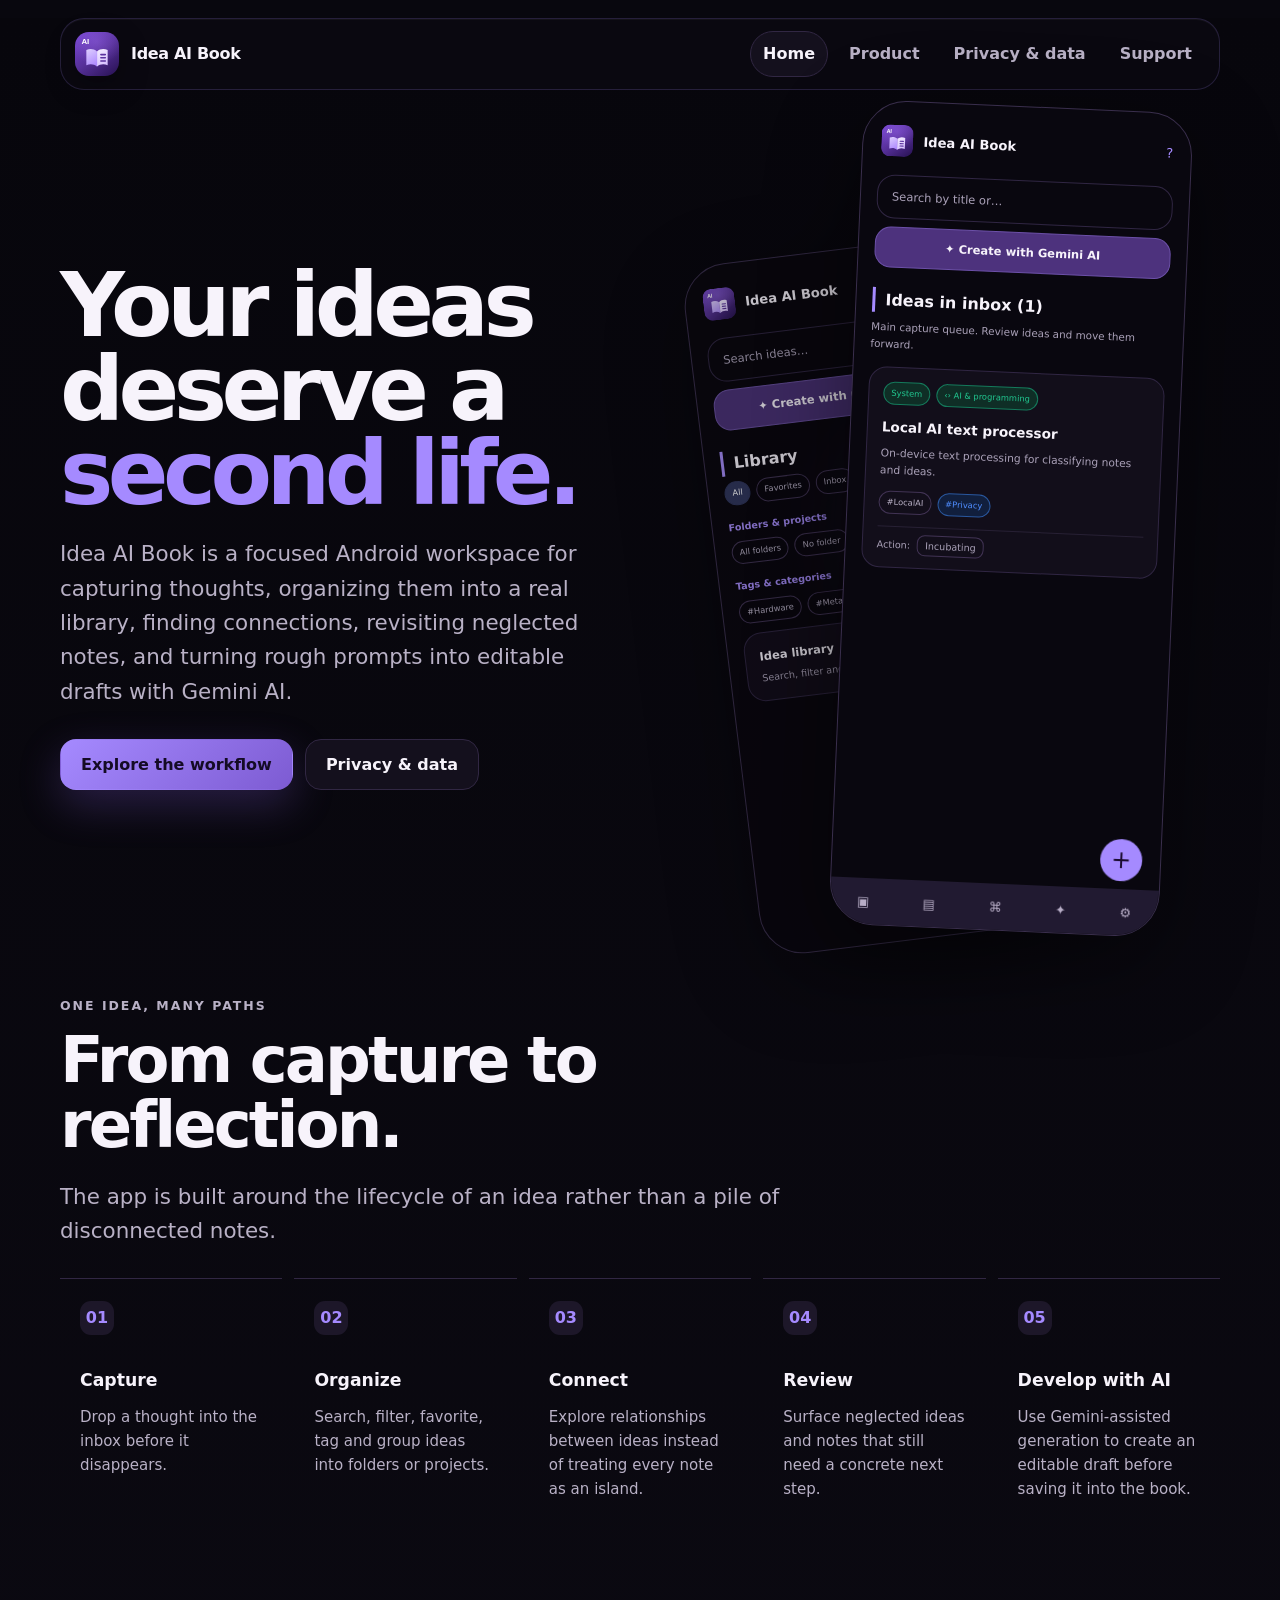
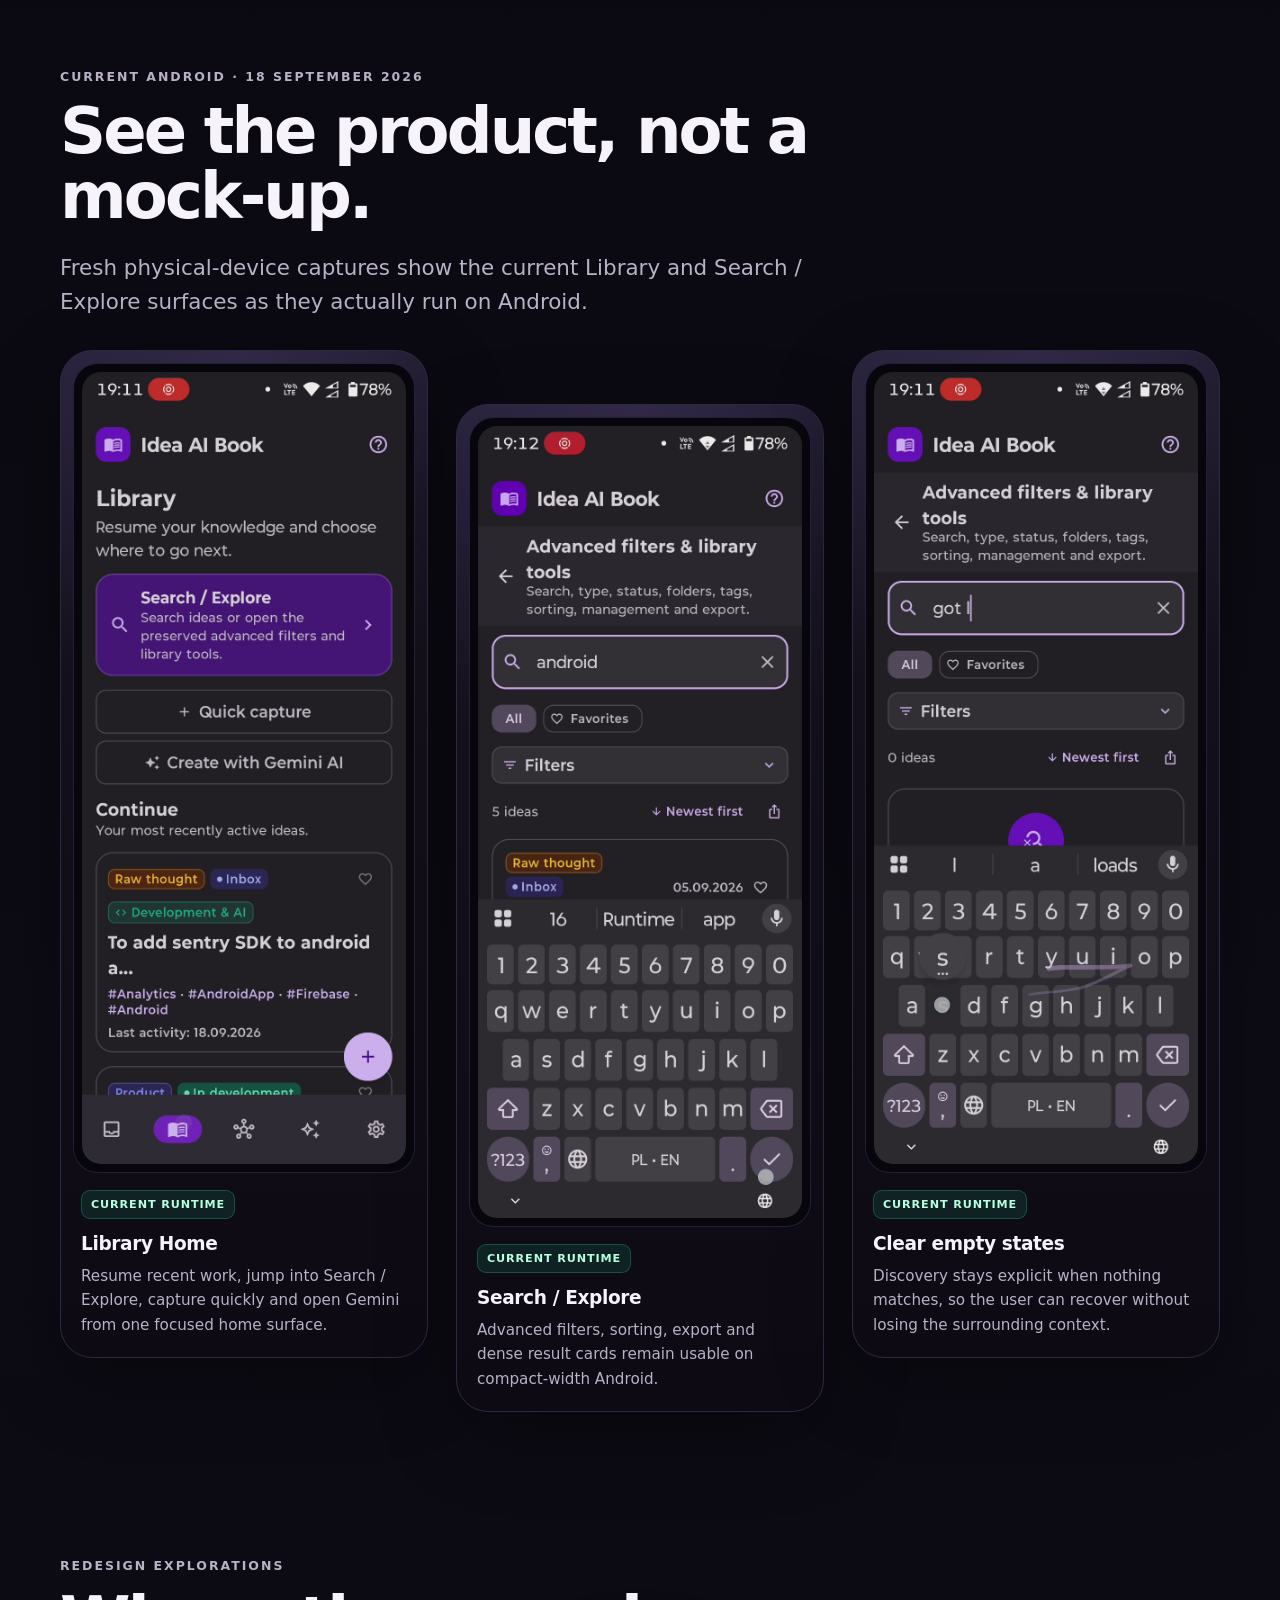
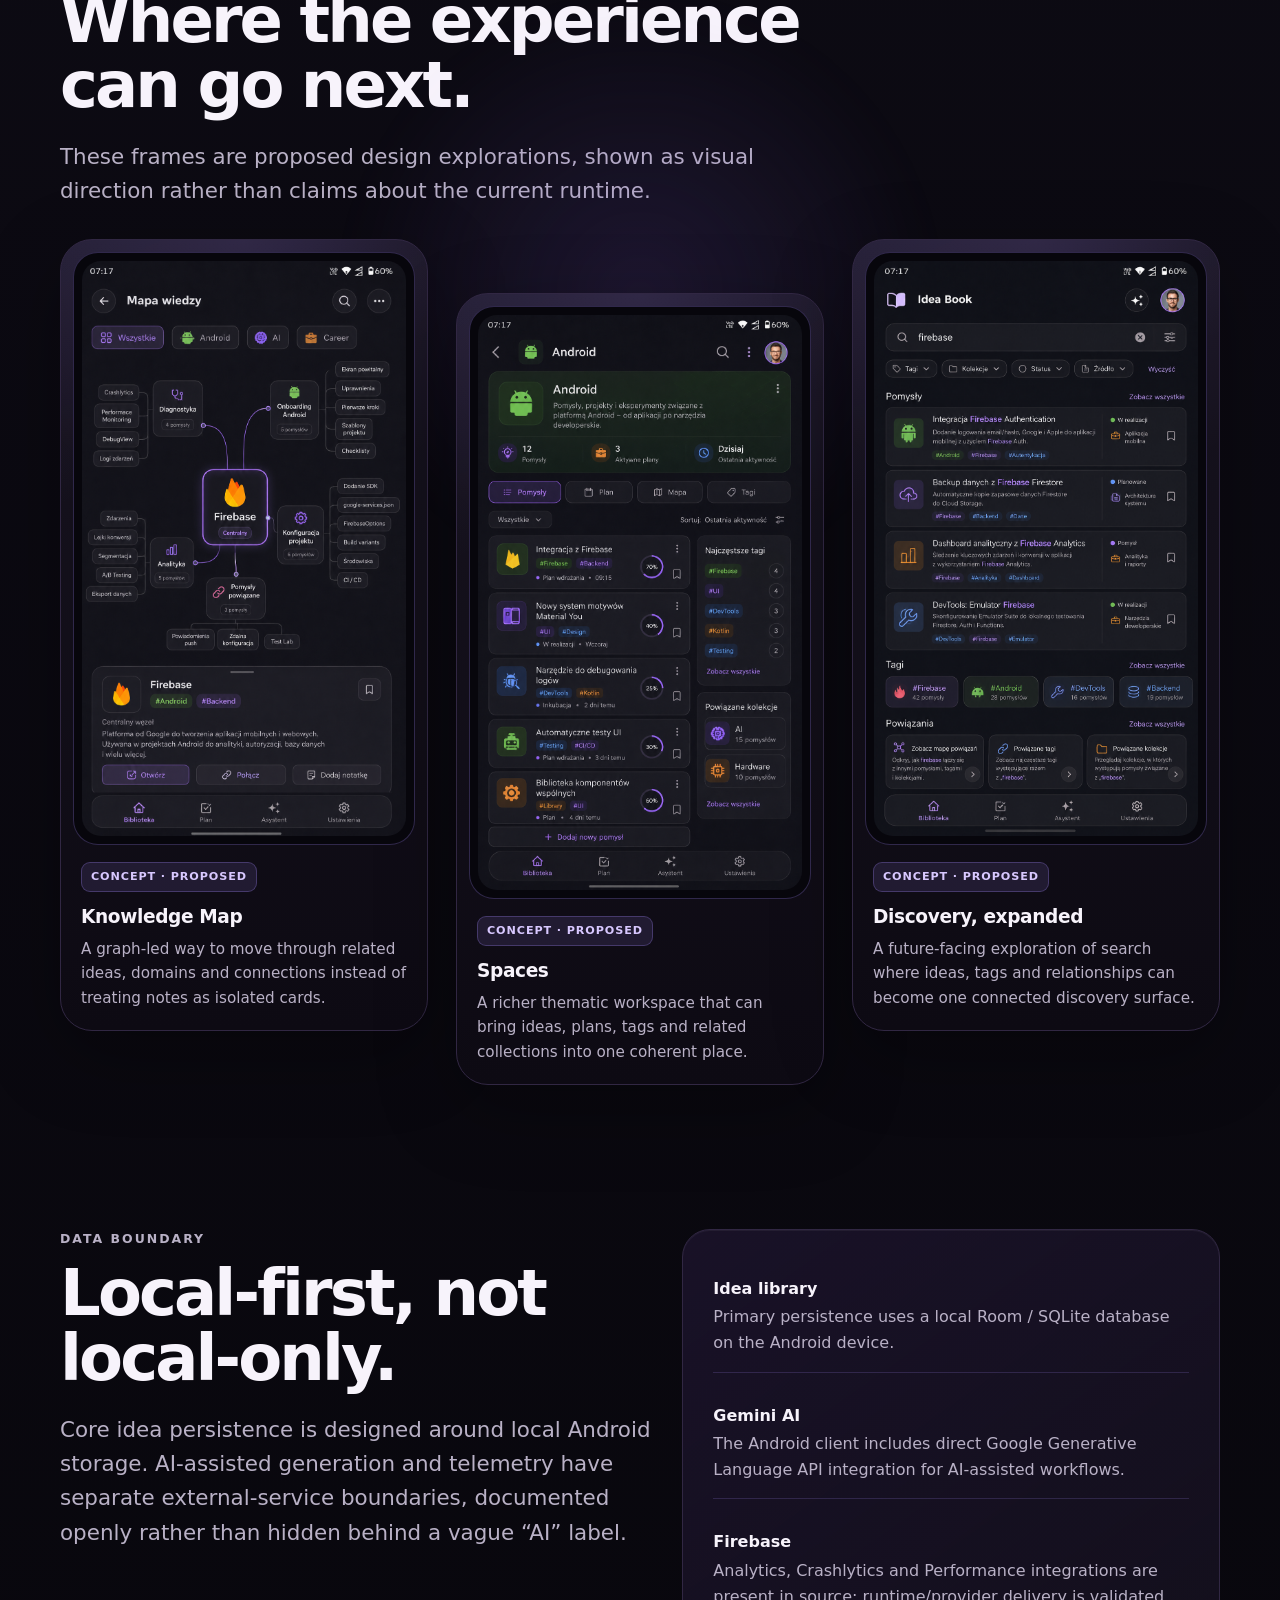
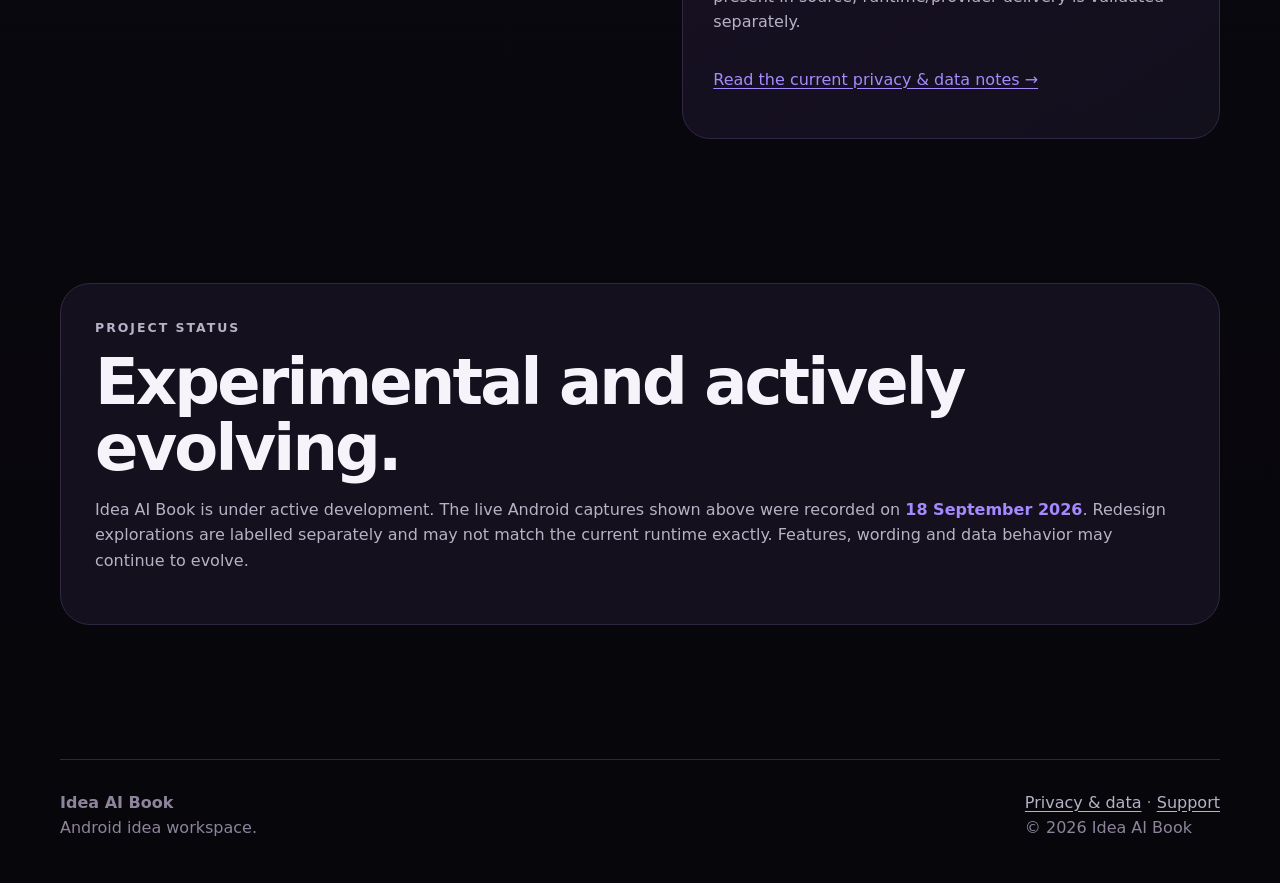
<file: index.html>
<!doctype html>
<html lang="en">
<head>
  <meta charset="utf-8">
  <meta name="viewport" content="width=device-width,initial-scale=1">
  <title>Idea AI Book · Capture, connect and revisit ideas</title>
  <meta name="description" content="Idea AI Book is an experimental Android workspace for capturing ideas, organizing them, exploring connections, reviewing neglected notes and creating editable drafts with Gemini AI.">
  <meta name="theme-color" content="#08070e">
  <meta property="og:title" content="Idea AI Book">
  <meta property="og:description" content="Capture ideas, connect them, and come back to what matters.">
  <meta property="og:type" content="website">
  <meta property="og:url" content="https://idea-book-ai-app.pl/">
  <link rel="canonical" href="https://idea-book-ai-app.pl/">
  <link rel="icon" href="assets/idea-book-mark.svg" type="image/svg+xml">
  <link rel="stylesheet" href="styles.css">
</head>
<body>
<a class="skip-link" href="#main">Skip to content</a>
<div class="shell">
  <header class="header">
    <a class="brand" href="./" aria-label="Idea AI Book home"><img src="assets/idea-book-mark.svg" alt="" width="44" height="44"><span>Idea AI Book</span></a>
    <nav class="nav" aria-label="Main navigation"><a aria-current="page" href="./">Home</a><a href="#workflow">Product</a><a href="privacy/">Privacy &amp; data</a><a href="support/">Support</a></nav>
  </header>

  <main id="main">
    <section class="hero">
      <div class="hero-copy">
        <h1>Your ideas deserve a <span>second life.</span></h1>
        <p class="lead">Idea AI Book is a focused Android workspace for capturing thoughts, organizing them into a real library, finding connections, revisiting neglected notes, and turning rough prompts into editable drafts with Gemini AI.</p>
        <div class="actions"><a class="button primary" href="#workflow">Explore the workflow</a><a class="button" href="privacy/">Privacy &amp; data</a></div>
      </div>
      <div class="hero-visual" aria-label="Idea AI Book interface preview">
        <div class="orb" aria-hidden="true"></div>
        <div class="phone secondary phone-ui" aria-hidden="true">
          <div class="appbar"><img src="assets/idea-book-mark.svg" alt=""><strong>Idea AI Book</strong></div>
          <div class="ui-search">Search ideas…</div>
          <div class="ui-ai">✦ Create with Gemini AI</div>
          <div class="ui-title">Library</div>
          <div class="ui-chips"><span class="on">All</span><span>Favorites</span><span>Inbox</span></div>
          <div class="ui-label">Folders & projects</div>
          <div class="ui-row"><span>All folders</span><span>No folder</span></div>
          <div class="ui-label">Tags & categories</div>
          <div class="ui-tags"><span>#Hardware</span><span>#Metacognition</span></div>
          <div class="ui-mini-card"><b>Idea library</b><small>Search, filter and revisit what matters.</small></div>
        </div>
        <div class="phone primary phone-ui">
          <div class="appbar"><img src="assets/idea-book-mark.svg" alt=""><strong>Idea AI Book</strong><span>?</span></div>
          <div class="ui-search">Search by title or…</div>
          <div class="ui-ai">✦ Create with Gemini AI</div>
          <div class="ui-title">Ideas in inbox (1)</div>
          <p class="ui-copy">Main capture queue. Review ideas and move them forward.</p>
          <div class="idea-card"><div class="ui-tags"><span class="green">System</span><span class="green">‹› AI & programming</span></div><h3>Local AI text processor</h3><p>On-device text processing for classifying notes and ideas.</p><div class="ui-tags"><span>#LocalAI</span><span class="blue">#Privacy</span></div><div class="idea-action">Action: <span>Incubating</span></div></div>
          <div class="fab">+</div>
          <div class="bottom-nav"><span>▣</span><span>▤</span><span>⌘</span><span>✦</span><span>⚙</span></div>
        </div>
      </div>
    </section>

    <section class="section" id="workflow" aria-labelledby="workflow-title">
      <div class="section-heading"><p class="kicker">One idea, many paths</p><h2 id="workflow-title">From capture to reflection.</h2><p class="lead">The app is built around the lifecycle of an idea rather than a pile of disconnected notes.</p></div>
      <div class="workflow">
        <article class="step" data-step="01"><h3>Capture</h3><p>Drop a thought into the inbox before it disappears.</p></article>
        <article class="step" data-step="02"><h3>Organize</h3><p>Search, filter, favorite, tag and group ideas into folders or projects.</p></article>
        <article class="step" data-step="03"><h3>Connect</h3><p>Explore relationships between ideas instead of treating every note as an island.</p></article>
        <article class="step" data-step="04"><h3>Review</h3><p>Surface neglected ideas and notes that still need a concrete next step.</p></article>
        <article class="step" data-step="05"><h3>Develop with AI</h3><p>Use Gemini-assisted generation to create an editable draft before saving it into the book.</p></article>
      </div>
    </section>

    <section class="section" id="gallery" aria-labelledby="screens-title">
      <div class="section-heading">
        <p class="kicker">Current Android · 18 September 2026</p>
        <h2 id="screens-title">See the product, not a mock-up.</h2>
        <p class="lead">Fresh physical-device captures show the current Library and Search / Explore surfaces as they actually run on Android.</p>
      </div>

      <div class="screen-gallery" aria-label="Current Idea AI Book Android screenshots">
        <figure class="media-card runtime-card">
          <div class="media-frame">
            <img src="assets/gallery/runtime-library-home.jpg" alt="Idea AI Book Library Home on Android with Search Explore, Quick capture, Gemini AI and recent ideas" loading="lazy" decoding="async">
          </div>
          <figcaption>
            <span class="media-badge runtime">Current runtime</span>
            <h3>Library Home</h3>
            <p>Resume recent work, jump into Search / Explore, capture quickly and open Gemini from one focused home surface.</p>
          </figcaption>
        </figure>

        <figure class="media-card runtime-card runtime-offset">
          <div class="media-frame">
            <img src="assets/gallery/runtime-search-explore.jpg" alt="Idea AI Book Search Explore screen on Android with an Android query, advanced filters and five results" loading="lazy" decoding="async">
          </div>
          <figcaption>
            <span class="media-badge runtime">Current runtime</span>
            <h3>Search / Explore</h3>
            <p>Advanced filters, sorting, export and dense result cards remain usable on compact-width Android.</p>
          </figcaption>
        </figure>

        <figure class="media-card runtime-card">
          <div class="media-frame">
            <img src="assets/gallery/runtime-search-empty.jpg" alt="Idea AI Book Search Explore zero-results empty state on Android" loading="lazy" decoding="async">
          </div>
          <figcaption>
            <span class="media-badge runtime">Current runtime</span>
            <h3>Clear empty states</h3>
            <p>Discovery stays explicit when nothing matches, so the user can recover without losing the surrounding context.</p>
          </figcaption>
        </figure>
      </div>
    </section>

    <section class="section concept-section" aria-labelledby="redesign-title">
      <div class="section-heading">
        <p class="kicker">Redesign explorations</p>
        <h2 id="redesign-title">Where the experience can go next.</h2>
        <p class="lead">These frames are proposed design explorations, shown as visual direction rather than claims about the current runtime.</p>
      </div>

      <div class="concept-gallery" aria-label="Proposed Idea AI Book redesign explorations">
        <figure class="media-card concept-card">
          <div class="media-frame concept-frame">
            <img src="assets/gallery/redesign-knowledge-map.png" alt="Proposed Idea AI Book Knowledge Map redesign showing connected idea clusters around Firebase" loading="lazy" decoding="async">
          </div>
          <figcaption>
            <span class="media-badge concept">Concept · proposed</span>
            <h3>Knowledge Map</h3>
            <p>A graph-led way to move through related ideas, domains and connections instead of treating notes as isolated cards.</p>
          </figcaption>
        </figure>

        <figure class="media-card concept-card concept-offset">
          <div class="media-frame concept-frame">
            <img src="assets/gallery/redesign-android-space.png" alt="Proposed Idea AI Book Android Space redesign with ideas, plan, map, tags and related collections" loading="lazy" decoding="async">
          </div>
          <figcaption>
            <span class="media-badge concept">Concept · proposed</span>
            <h3>Spaces</h3>
            <p>A richer thematic workspace that can bring ideas, plans, tags and related collections into one coherent place.</p>
          </figcaption>
        </figure>

        <figure class="media-card concept-card">
          <div class="media-frame concept-frame">
            <img src="assets/gallery/redesign-search-explore.png" alt="Proposed Idea AI Book Search Explore redesign with ideas, tags and relationship discovery" loading="lazy" decoding="async">
          </div>
          <figcaption>
            <span class="media-badge concept">Concept · proposed</span>
            <h3>Discovery, expanded</h3>
            <p>A future-facing exploration of search where ideas, tags and relationships can become one connected discovery surface.</p>
          </figcaption>
        </figure>
      </div>
    </section>

    <section class="section boundary" aria-labelledby="boundary-title">
      <div><p class="kicker">Data boundary</p><h2 id="boundary-title">Local-first, not local-only.</h2><p class="lead">Core idea persistence is designed around local Android storage. AI-assisted generation and telemetry have separate external-service boundaries, documented openly rather than hidden behind a vague “AI” label.</p></div>
      <div class="boundary-card"><ul class="boundary-list"><li><strong>Idea library</strong><span>Primary persistence uses a local Room / SQLite database on the Android device.</span></li><li><strong>Gemini AI</strong><span>The Android client includes direct Google Generative Language API integration for AI-assisted workflows.</span></li><li><strong>Firebase</strong><span>Analytics, Crashlytics and Performance integrations are present in source; runtime/provider delivery is validated separately.</span></li></ul><p><a href="privacy/">Read the current privacy &amp; data notes →</a></p></div>
    </section>

    <section class="section" id="status"><div class="status"><p class="kicker">Project status</p><h2>Experimental and actively evolving.</h2><p>Idea AI Book is under active development. The live Android captures shown above were recorded on <strong>18 September 2026</strong>. Redesign explorations are labelled separately and may not match the current runtime exactly. Features, wording and data behavior may continue to evolve.</p></div></section>
  </main>

  <footer class="footer"><div><strong>Idea AI Book</strong><br>Android idea workspace.</div><div><a href="privacy/">Privacy &amp; data</a> · <a href="support/">Support</a><br>© 2026 Idea AI Book</div></footer>
</div>
</body>
</html>
</file>
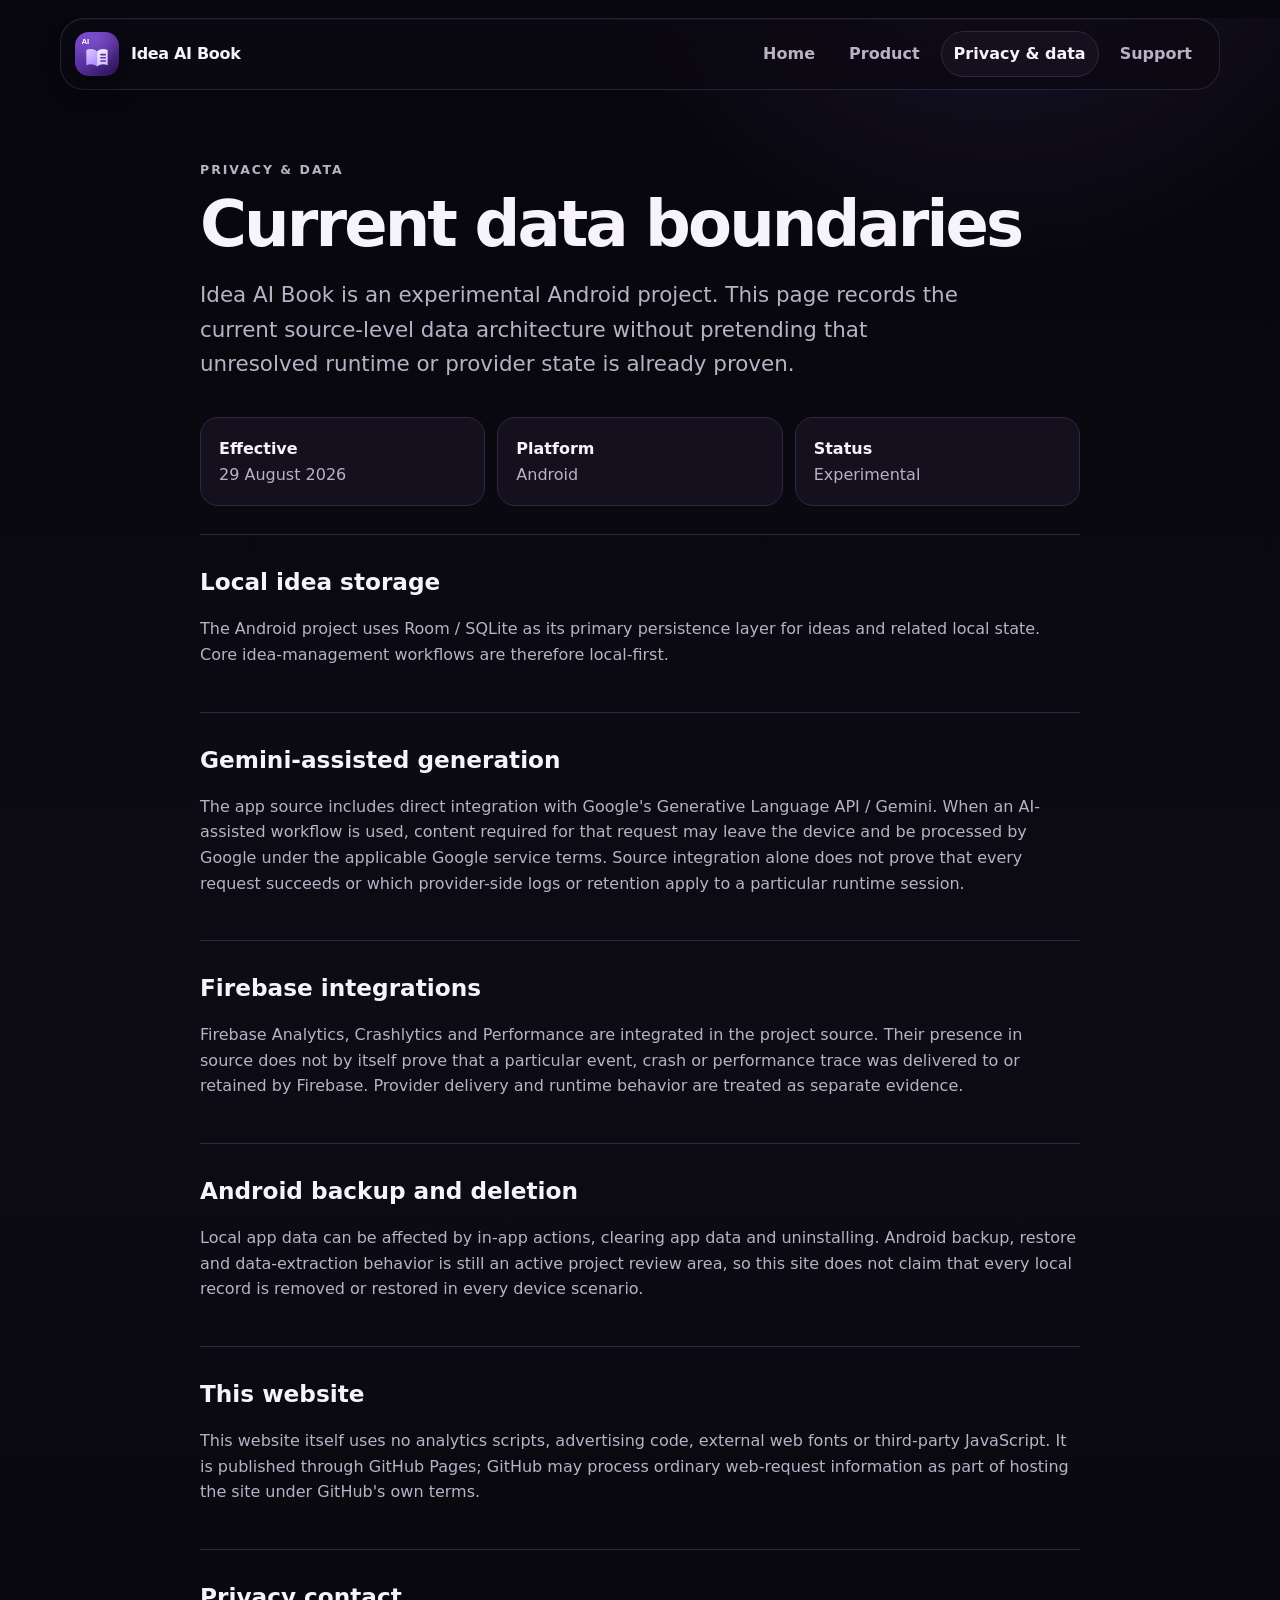
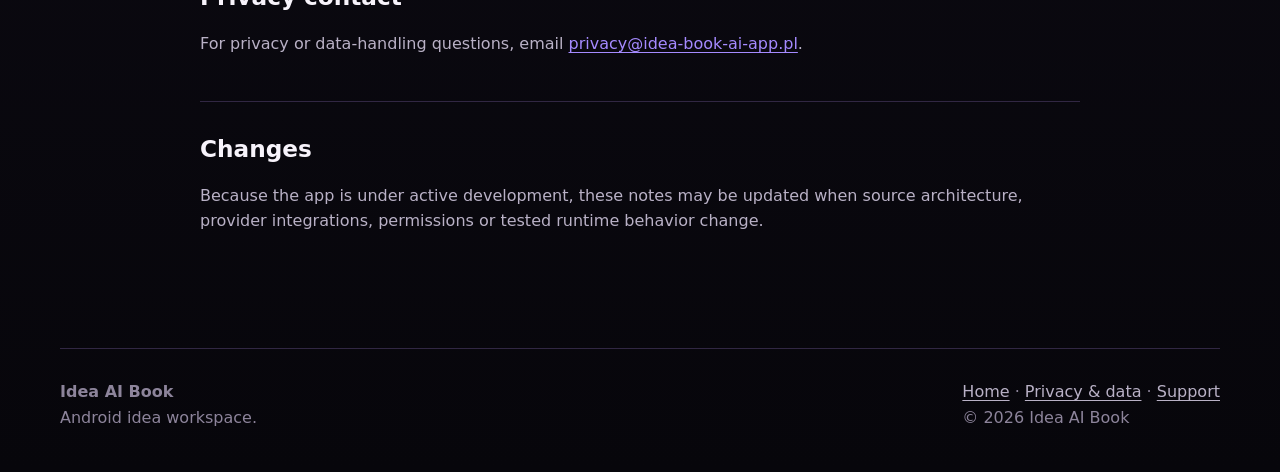
<file: privacy/index.html>
<!doctype html>
<html lang="en">
<head>
  <meta charset="utf-8"><meta name="viewport" content="width=device-width,initial-scale=1">
  <title>Privacy & data · Idea AI Book</title>
  <meta name="description" content="Current privacy and data-handling notes for the experimental Idea AI Book Android application.">
  <meta name="theme-color" content="#08070e"><link rel="canonical" href="https://idea-book-ai-app.pl/privacy/">
  <link rel="icon" href="../assets/idea-book-mark.svg" type="image/svg+xml"><link rel="stylesheet" href="../styles.css">
</head>
<body><a class="skip-link" href="#main">Skip to content</a><div class="shell">
<header class="header"><a class="brand" href="../"><img src="../assets/idea-book-mark.svg" alt="" width="44" height="44"><span>Idea AI Book</span></a><nav class="nav" aria-label="Main navigation"><a href="../">Home</a><a href="../#workflow">Product</a><a aria-current="page" href="./">Privacy &amp; data</a><a href="../support/">Support</a></nav></header>
<main id="main" class="page legal"><p class="kicker">Privacy &amp; data</p><h1>Current data boundaries</h1><p class="lead">Idea AI Book is an experimental Android project. This page records the current source-level data architecture without pretending that unresolved runtime or provider state is already proven.</p>
<div class="meta"><div><strong>Effective</strong><br>29 August 2026</div><div><strong>Platform</strong><br>Android</div><div><strong>Status</strong><br>Experimental</div></div>
<section><h2>Local idea storage</h2><p>The Android project uses Room / SQLite as its primary persistence layer for ideas and related local state. Core idea-management workflows are therefore local-first.</p></section>
<section><h2>Gemini-assisted generation</h2><p>The app source includes direct integration with Google&apos;s Generative Language API / Gemini. When an AI-assisted workflow is used, content required for that request may leave the device and be processed by Google under the applicable Google service terms. Source integration alone does not prove that every request succeeds or which provider-side logs or retention apply to a particular runtime session.</p></section>
<section><h2>Firebase integrations</h2><p>Firebase Analytics, Crashlytics and Performance are integrated in the project source. Their presence in source does not by itself prove that a particular event, crash or performance trace was delivered to or retained by Firebase. Provider delivery and runtime behavior are treated as separate evidence.</p></section>
<section><h2>Android backup and deletion</h2><p>Local app data can be affected by in-app actions, clearing app data and uninstalling. Android backup, restore and data-extraction behavior is still an active project review area, so this site does not claim that every local record is removed or restored in every device scenario.</p></section>
<section><h2>This website</h2><p>This website itself uses no analytics scripts, advertising code, external web fonts or third-party JavaScript. It is published through GitHub Pages; GitHub may process ordinary web-request information as part of hosting the site under GitHub&apos;s own terms.</p></section>
<section><h2>Privacy contact</h2><p>For privacy or data-handling questions, email <a href="mailto:privacy@idea-book-ai-app.pl">privacy@idea-book-ai-app.pl</a>.</p></section>
<section><h2>Changes</h2><p>Because the app is under active development, these notes may be updated when source architecture, provider integrations, permissions or tested runtime behavior change.</p></section>
</main><footer class="footer"><div><strong>Idea AI Book</strong><br>Android idea workspace.</div><div><a href="../">Home</a> · <a href="./">Privacy &amp; data</a> · <a href="../support/">Support</a><br>© 2026 Idea AI Book</div></footer></div></body></html>
</file>
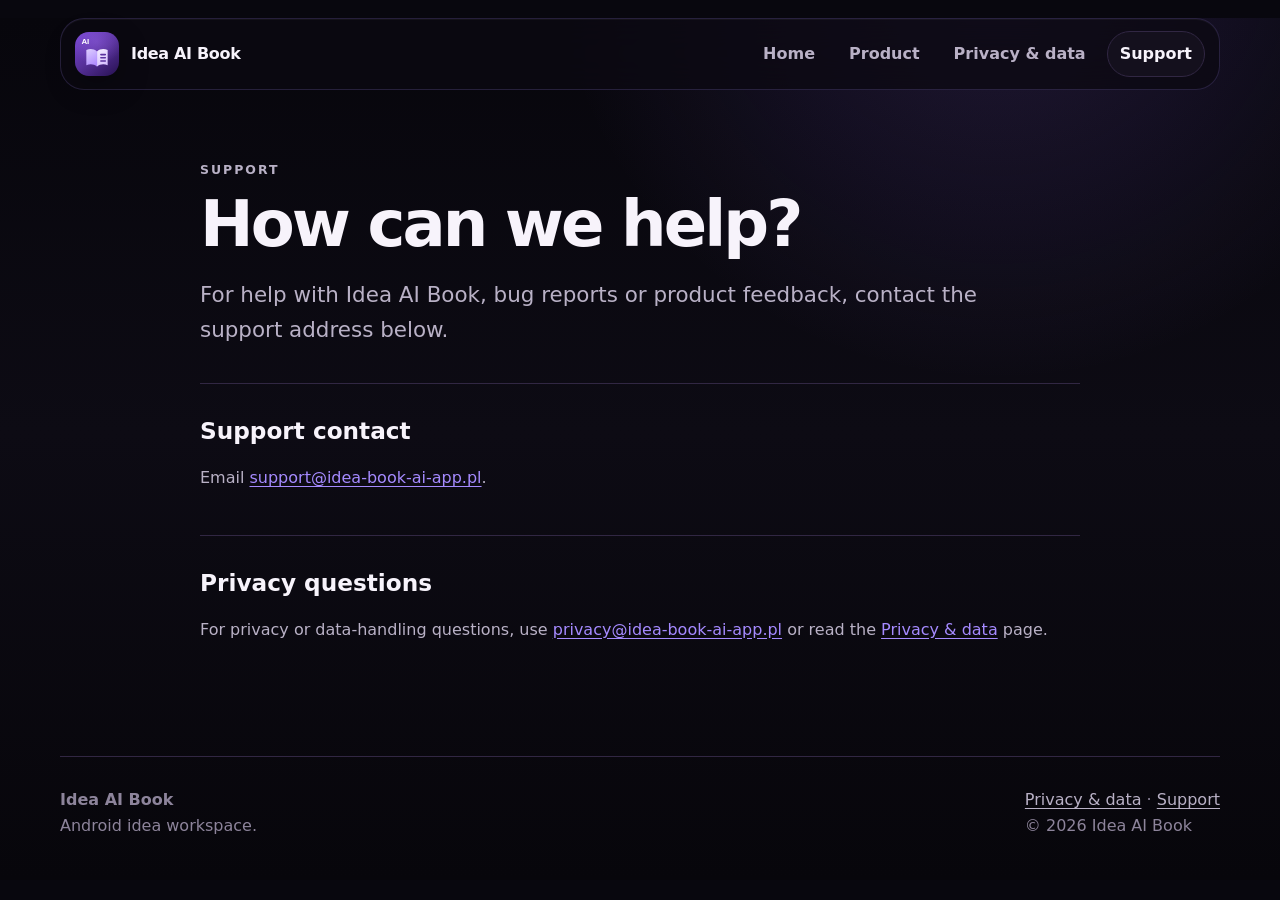
<file: support/index.html>
<!doctype html>
<html lang="en">
<head>
  <meta charset="utf-8">
  <meta name="viewport" content="width=device-width,initial-scale=1">
  <title>Support · Idea AI Book</title>
  <meta name="description" content="Support and contact information for Idea AI Book.">
  <meta name="theme-color" content="#08070e">
  <link rel="canonical" href="https://idea-book-ai-app.pl/support/">
  <link rel="icon" href="../assets/idea-book-mark.svg" type="image/svg+xml">
  <link rel="stylesheet" href="../styles.css">
</head>
<body>
<a class="skip-link" href="#main">Skip to content</a>
<div class="shell">
  <header class="header">
    <a class="brand" href="../">
      <img src="../assets/idea-book-mark.svg" alt="" width="44" height="44">
      <span>Idea AI Book</span>
    </a>
    <nav class="nav" aria-label="Main navigation">
      <a href="../">Home</a>
      <a href="../#workflow">Product</a>
      <a href="../privacy/">Privacy &amp; data</a>
      <a aria-current="page" href="./">Support</a>
    </nav>
  </header>

  <main id="main" class="page legal">
    <p class="kicker">Support</p>
    <h1>How can we help?</h1>
    <p class="lead">For help with Idea AI Book, bug reports or product feedback, contact the support address below.</p>

    <section>
      <h2>Support contact</h2>
      <p>Email <a href="mailto:support@idea-book-ai-app.pl">support@idea-book-ai-app.pl</a>.</p>
    </section>

    <section>
      <h2>Privacy questions</h2>
      <p>For privacy or data-handling questions, use <a href="mailto:privacy@idea-book-ai-app.pl">privacy@idea-book-ai-app.pl</a> or read the <a href="../privacy/">Privacy &amp; data</a> page.</p>
    </section>
  </main>

  <footer class="footer">
    <div><strong>Idea AI Book</strong><br>Android idea workspace.</div>
    <div>
      <a href="../privacy/">Privacy &amp; data</a> · <a href="./">Support</a><br>
      © 2026 Idea AI Book
    </div>
  </footer>
</div>
</body>
</html>
</file>
<file: styles.css>
:root{
  color-scheme:dark;
  --bg:#08070e;--bg-2:#0d0b14;--surface:#14101d;--surface-2:#1d1729;
  --text:#f7f3fb;--muted:#b9b1c6;--subtle:#8d849b;
  --primary:#a58aff;--primary-strong:#7e5bd4;--primary-deep:#4d327d;
  --border:#312743;--border-soft:rgba(165,138,255,.18);--green:#21c790;--blue:#4f8dff;
  --shadow:0 26px 90px rgba(0,0,0,.44);--max:1160px;
}
*{box-sizing:border-box}html{scroll-behavior:smooth;background:var(--bg)}
body{margin:0;min-width:280px;color:var(--text);font-family:Inter,ui-sans-serif,system-ui,-apple-system,BlinkMacSystemFont,"Segoe UI",sans-serif;line-height:1.6;background:radial-gradient(circle at 78% -10%,rgba(126,91,212,.22),transparent 28rem),linear-gradient(180deg,#07060c,var(--bg-2) 48%,#07060b)}
a{color:var(--primary);text-underline-offset:.18em}.skip-link{position:fixed;left:12px;top:12px;z-index:1000;transform:translateY(-180%);background:#fff;color:#111;padding:10px 14px;border-radius:10px;font-weight:800}.skip-link:focus{transform:none}
.shell{width:min(calc(100% - clamp(24px,5vw,56px)),var(--max));margin:auto}.header{display:flex;align-items:center;justify-content:space-between;gap:24px;margin-top:18px;padding:12px 14px;border:1px solid var(--border-soft);border-radius:24px;background:rgba(12,10,18,.78);backdrop-filter:blur(18px);box-shadow:inset 0 1px rgba(255,255,255,.04)}
.brand{display:flex;align-items:center;gap:12px;text-decoration:none;color:var(--text);font-weight:850;letter-spacing:-.02em}.brand img{width:44px;height:44px;border-radius:14px;box-shadow:0 10px 30px rgba(0,0,0,.3)}
.nav{display:flex;align-items:center;gap:8px;flex-wrap:wrap}.nav a{padding:9px 12px;border-radius:999px;color:var(--muted);font-weight:720;text-decoration:none;border:1px solid transparent}.nav a:hover,.nav a[aria-current="page"]{color:var(--text);background:var(--surface);border-color:var(--border)}
.hero{min-height:calc(100vh - 90px);display:grid;grid-template-columns:minmax(0,1.05fr) minmax(330px,.95fr);align-items:center;gap:clamp(34px,7vw,88px);padding:clamp(62px,9vw,112px) 0 72px}.hero-copy{max-width:690px}.hero h1{margin:0 0 22px;font-size:clamp(3rem,7vw,6.2rem);line-height:.94;letter-spacing:-.062em;max-width:12ch}.hero h1 span{color:var(--primary)}
.lead{font-size:clamp(1.08rem,2.2vw,1.34rem);color:var(--muted);max-width:58ch}.actions{display:flex;gap:12px;flex-wrap:wrap;margin-top:30px}.button{display:inline-flex;align-items:center;justify-content:center;min-height:48px;padding:12px 20px;border-radius:16px;border:1px solid var(--border);font-weight:820;text-decoration:none;color:var(--text);background:var(--surface)}.button.primary{background:linear-gradient(135deg,#a58aff,#7d5bd2);color:#140b25;border-color:transparent;box-shadow:0 15px 42px rgba(126,91,212,.28)}
.hero-visual{position:relative;min-height:650px;display:grid;place-items:center}.phone{position:absolute;width:min(330px,72vw);aspect-ratio:800/2000;border-radius:44px;padding:10px;background:#06050a;border:1px solid #3a2f4d;box-shadow:var(--shadow);overflow:hidden}.phone.primary{transform:translate(46px,-8px) rotate(2.5deg);z-index:2}.phone.secondary{width:min(278px,62vw);transform:translate(-105px,70px) rotate(-7deg);opacity:.78;filter:saturate(.9);z-index:1}.orb{position:absolute;width:360px;height:360px;border-radius:50%;background:radial-gradient(circle,rgba(165,138,255,.3),rgba(126,91,212,.08) 50%,transparent 70%);filter:blur(8px)}
.section{padding:72px 0}.section-heading{max-width:760px;margin-bottom:30px}.kicker{color:var(--primary);font-size:.78rem;font-weight:850;letter-spacing:.16em;text-transform:uppercase;margin:0 0 12px}.section h2,.page h1{font-size:clamp(2.25rem,5vw,4.4rem);line-height:1.02;letter-spacing:-.045em;margin:0 0 16px}.section p{color:var(--muted)}
.workflow{display:grid;grid-template-columns:repeat(5,minmax(0,1fr));gap:12px}.step{position:relative;padding:22px 20px;border-top:1px solid var(--border);min-height:220px}.step::before{content:attr(data-step);display:grid;place-items:center;width:34px;height:34px;border-radius:11px;background:var(--surface-2);color:var(--primary);font-weight:850;margin-bottom:32px}.step h3{font-size:1.08rem;margin:0 0 10px}.step p{font-size:.94rem;margin:0}
.gallery{display:grid;grid-template-columns:repeat(3,minmax(0,1fr));gap:18px;align-items:start}.shot{background:linear-gradient(160deg,#171220,#0d0a13);border:1px solid var(--border);border-radius:30px;padding:18px;overflow:hidden;box-shadow:0 20px 60px rgba(0,0,0,.24)}.shot:nth-child(2){margin-top:48px}.shot h3{margin:17px 2px 4px;font-size:1.12rem}.shot p{margin:0 2px 2px;font-size:.95rem}
.boundary{display:grid;grid-template-columns:minmax(0,1.05fr) minmax(300px,.95fr);gap:28px;align-items:start}.boundary-card{padding:30px;border:1px solid var(--border);border-radius:28px;background:linear-gradient(145deg,rgba(77,50,125,.22),rgba(20,16,29,.9));box-shadow:inset 0 1px rgba(255,255,255,.05)}.boundary-list{display:grid;gap:14px;margin:0;padding:0;list-style:none}.boundary-list li{padding:16px 0;border-bottom:1px solid var(--border-soft)}.boundary-list li:last-child{border-bottom:0}.boundary-list strong{display:block;color:var(--text);margin-bottom:3px}.boundary-list span{color:var(--muted)}
.status{padding:34px;border:1px solid var(--border);border-radius:30px;background:var(--surface)}.status strong{color:var(--primary)}
.footer{display:flex;justify-content:space-between;gap:24px;border-top:1px solid var(--border);color:var(--subtle);padding:30px 0 42px;margin-top:62px}.footer a{color:var(--muted)}
.page{max-width:880px;margin:70px auto}.page>.lead{margin-bottom:36px}.legal section{padding:28px 0;border-top:1px solid var(--border)}.legal section h2{font-size:1.45rem;margin:0 0 12px}.legal p,.legal li{color:var(--muted)}.meta{display:grid;grid-template-columns:repeat(3,minmax(0,1fr));gap:12px;margin:28px 0}.meta div{padding:18px;border:1px solid var(--border);border-radius:18px;background:var(--surface);color:var(--muted)}.meta strong{color:var(--text)}
.phone-ui{padding:20px 16px;background:#09070f;color:#f7f3fb}.phone-ui img{width:32px;height:32px;border-radius:9px}.appbar{display:flex;align-items:center;gap:10px;font-size:.82rem;margin:3px 2px 18px}.appbar strong{flex:1}.appbar span{color:var(--primary)}.ui-search{border:1px solid #302643;border-radius:18px;padding:12px 14px;color:#aaa1b8;font-size:.72rem;margin-bottom:8px}.ui-ai{background:#4d327d;border:1px solid #6c50a8;border-radius:16px;padding:10px 12px;text-align:center;font-weight:800;font-size:.72rem;margin-bottom:20px}.ui-title{font-size:1rem;font-weight:850;border-left:3px solid var(--primary);padding-left:10px;margin:4px 0 6px}.ui-copy{font-size:.65rem;color:#aaa1b8;margin:0 0 14px}.idea-card,.ui-mini-card{border:1px solid #302643;background:#120e1a;border-radius:18px;padding:14px;margin-top:10px}.idea-card h3{font-size:.85rem;margin:12px 0 6px}.idea-card p{font-size:.67rem;color:#aaa1b8;margin:0 0 12px}.ui-tags,.ui-chips,.ui-row{display:flex;gap:6px;flex-wrap:wrap}.ui-tags span,.ui-chips span,.ui-row span{border:1px solid #413354;border-radius:999px;padding:4px 7px;font-size:.52rem;color:#b9b1c6}.ui-chips .on{background:#2f365f;color:#fff;border-color:#2f365f}.ui-tags .green{color:#21c790;border-color:#147a5b;background:#0f2e26}.ui-tags .blue{color:#4f8dff;border-color:#29579e;background:#111f3d}.ui-label{margin:14px 0 7px;color:var(--primary);font-size:.6rem;font-weight:800}.ui-mini-card{font-size:.72rem}.ui-mini-card small{display:block;color:#aaa1b8;margin-top:5px}.idea-action{border-top:1px solid #272034;margin-top:12px;padding-top:10px;font-size:.6rem;color:#aaa1b8}.idea-action span{border:1px solid #413354;border-radius:8px;padding:4px 7px;margin-left:4px}.fab{position:absolute;right:18px;bottom:54px;width:42px;height:42px;display:grid;place-items:center;border-radius:50%;background:var(--primary);color:#1b0c30;font-size:1.5rem}.bottom-nav{position:absolute;left:0;right:0;bottom:0;height:46px;display:flex;align-items:center;justify-content:space-around;background:#211a31;color:#b8aec7;font-size:.82rem}.visual-card{min-height:500px}.visual-title{font-size:1.05rem;font-weight:850;color:#fff;margin:4px 2px 18px}.visual-search{padding:14px;border:1px solid #392c50;border-radius:16px;color:#a79eb4;font-size:.85rem;margin-bottom:16px}.review-box{display:grid;gap:5px;padding:18px;border:1px solid #392c50;border-radius:18px;background:#110e19;margin-bottom:12px}.review-box span{color:#aaa1b8;font-size:.86rem}.generated{display:grid;gap:8px;border:1px solid #45365f;border-radius:18px;padding:18px;background:#0d0a13}.generated>b{color:var(--primary);margin-bottom:8px}.generated label{font-size:.74rem;color:#aaa1b8}.generated span{padding:12px;border:1px solid #392c50;border-radius:12px;color:#e9e4ef;font-size:.84rem}
@media(max-width:900px){.header{align-items:flex-start;flex-direction:column}.nav{width:100%;flex-wrap:nowrap;overflow:auto}.hero{grid-template-columns:1fr;min-height:auto;padding-top:54px}.hero-copy{max-width:none}.hero-visual{min-height:590px;order:-1}.workflow{grid-template-columns:repeat(2,minmax(0,1fr))}.gallery{grid-template-columns:1fr 1fr}.shot:nth-child(2){margin-top:0}.gallery .shot:last-child{grid-column:1/-1;max-width:520px}.boundary{grid-template-columns:1fr}}
@media(max-width:560px){.shell{width:min(calc(100% - 22px),var(--max))}.header{border-radius:20px;margin-top:10px}.nav{display:grid;grid-template-columns:repeat(3,1fr);overflow:visible}.nav a{text-align:center;padding:9px 8px;font-size:.9rem}.hero{padding:36px 0 48px}.hero h1{font-size:clamp(2.75rem,15vw,4.1rem)}.hero-visual{min-height:470px}.phone.primary{width:235px;transform:translate(44px,-4px) rotate(2.5deg)}.phone.secondary{width:190px;transform:translate(-74px,65px) rotate(-7deg)}.orb{width:280px;height:280px}.section{padding:48px 0}.workflow{grid-template-columns:1fr}.step{min-height:0;padding:18px 4px}.step::before{margin-bottom:16px}.gallery{grid-template-columns:1fr}.gallery .shot:last-child{grid-column:auto}.shot{padding:12px;border-radius:22px}.boundary-card,.status{padding:22px;border-radius:22px}.meta{grid-template-columns:1fr}.footer{flex-direction:column;font-size:.92rem}.page{margin:44px auto}.phone-ui{padding:15px 12px}.ui-copy{font-size:.58rem}.idea-card p{font-size:.58rem}.visual-card{min-height:0}}
@media(prefers-reduced-motion:reduce){html{scroll-behavior:auto}}

/* 2026-09-18 current app + redesign gallery */
.screen-gallery,.concept-gallery{
  display:grid;
  grid-template-columns:repeat(3,minmax(0,1fr));
  gap:clamp(18px,2.4vw,28px);
  align-items:start;
}
.media-card{
  margin:0;
  position:relative;
  padding:12px;
  border:1px solid var(--border);
  border-radius:32px;
  background:
    linear-gradient(155deg,rgba(165,138,255,.08),transparent 28%),
    linear-gradient(180deg,#17131f,#0d0a13);
  box-shadow:0 24px 80px rgba(0,0,0,.3);
  overflow:hidden;
}
.media-card::before{
  content:"";
  position:absolute;
  inset:-1px;
  pointer-events:none;
  border-radius:inherit;
  background:radial-gradient(circle at 50% 0,rgba(165,138,255,.16),transparent 34%);
  opacity:.8;
}
.media-frame{
  position:relative;
  z-index:1;
  padding:8px;
  border:1px solid rgba(165,138,255,.18);
  border-radius:25px;
  background:#07060c;
  overflow:hidden;
}
.media-frame img{
  display:block;
  width:100%;
  height:auto;
  border-radius:19px;
}
.media-card figcaption{
  position:relative;
  z-index:1;
  padding:17px 8px 8px;
}
.media-card h3{
  margin:10px 0 5px;
  font-size:1.16rem;
  letter-spacing:-.02em;
}
.media-card p{
  margin:0;
  font-size:.95rem;
  color:var(--muted);
}
.media-badge{
  display:inline-flex;
  align-items:center;
  min-height:28px;
  padding:5px 9px;
  border-radius:9px;
  font-size:.7rem;
  font-weight:850;
  letter-spacing:.08em;
  text-transform:uppercase;
}
.media-badge.runtime{
  color:#b8ffdf;
  background:rgba(33,199,144,.12);
  border:1px solid rgba(33,199,144,.3);
}
.media-badge.concept{
  color:#d8c8ff;
  background:rgba(165,138,255,.12);
  border:1px solid rgba(165,138,255,.28);
}
.runtime-offset,.concept-offset{margin-top:54px}
.concept-section{
  position:relative;
}
.concept-section::before{
  content:"";
  position:absolute;
  width:48vw;
  height:48vw;
  max-width:720px;
  max-height:720px;
  left:50%;
  top:8%;
  transform:translateX(-50%);
  border-radius:50%;
  background:radial-gradient(circle,rgba(126,91,212,.16),transparent 68%);
  filter:blur(18px);
  pointer-events:none;
}
.concept-frame{
  border-color:rgba(165,138,255,.26);
}
@media(max-width:900px){
  .screen-gallery,.concept-gallery{grid-template-columns:1fr 1fr}
  .screen-gallery .media-card:last-child,.concept-gallery .media-card:last-child{
    grid-column:1/-1;
    max-width:520px;
    justify-self:center;
  }
  .runtime-offset,.concept-offset{margin-top:0}
}
@media(max-width:560px){
  .screen-gallery,.concept-gallery{grid-template-columns:1fr}
  .screen-gallery .media-card:last-child,.concept-gallery .media-card:last-child{
    grid-column:auto;
    max-width:none;
  }
  .media-card{border-radius:24px;padding:9px}
  .media-frame{border-radius:19px;padding:6px}
  .media-frame img{border-radius:14px}
}
</file>
